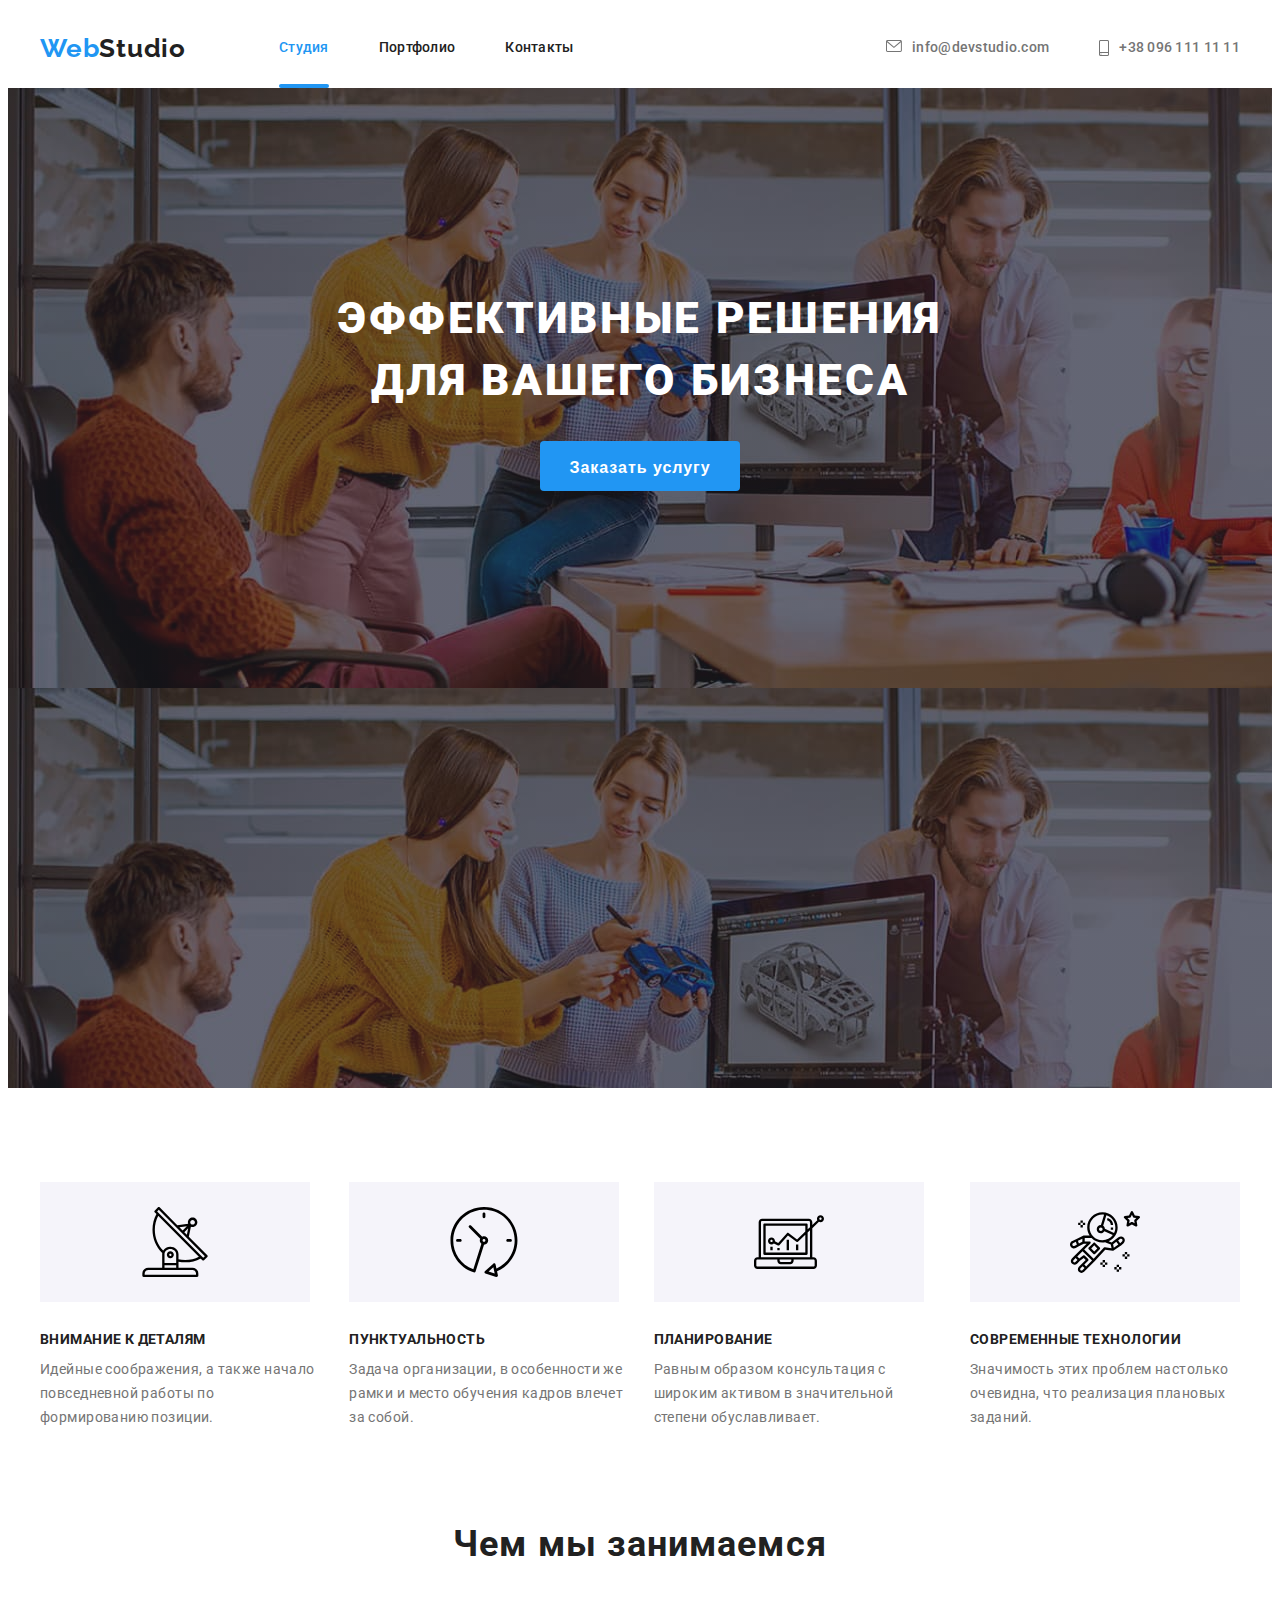
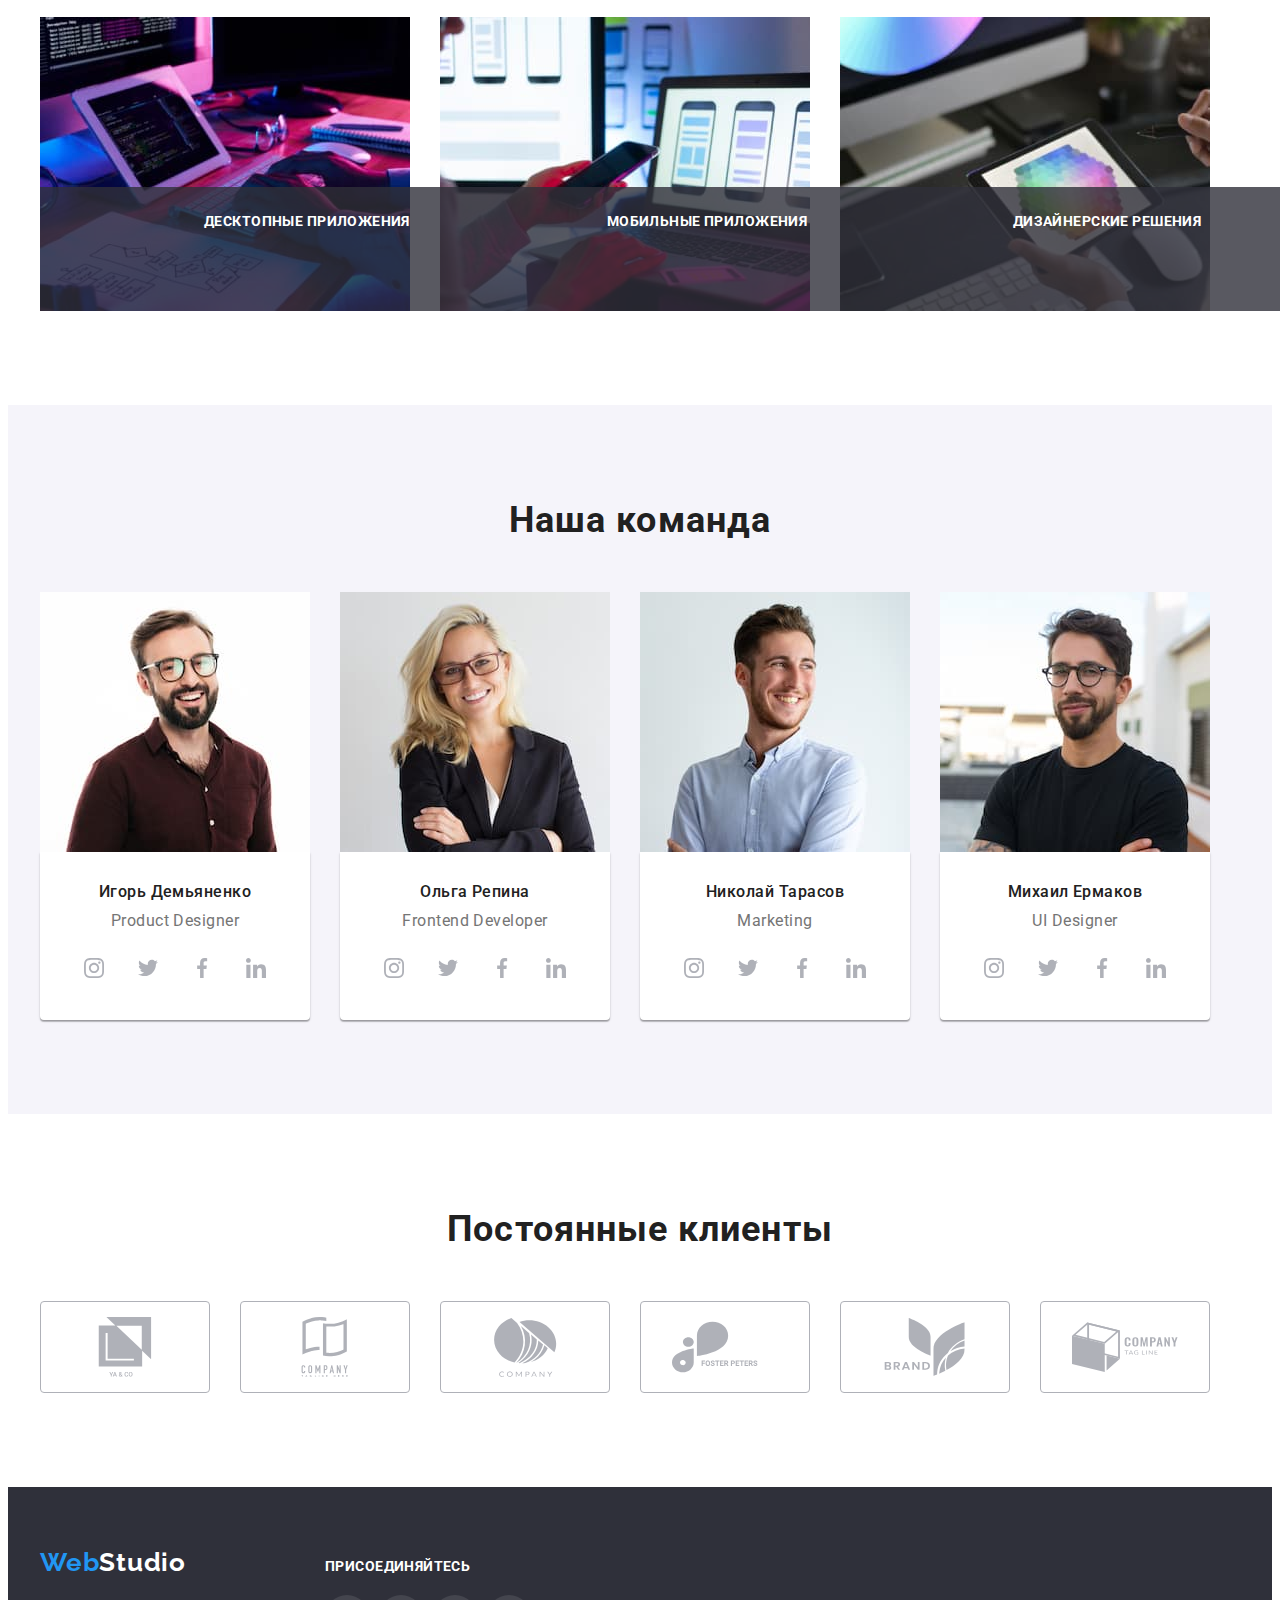
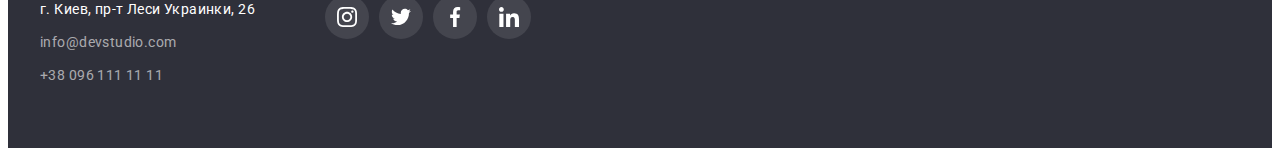
<file: index.html>
<!DOCTYPE html>
<html lang="ru">
  <head>
    <meta charset="UTF-8" />
    <meta http-equiv="X-UA-Compatible" content="IE=edge" />
    <meta name="viewport" content="width=device-width, initial-scale=1.0" />
    <title>Document</title>
    <link rel="preconnect" href="https://fonts.googleapis.com" />
    <link rel="preconnect" href="https://fonts.gstatic.com" crossorigin />
    <link
      href="https://fonts.googleapis.com/css2?family=Raleway:wght@700&family=Roboto:wght@400;500;700;900&display=swap"
      rel="stylesheet"
    />
    <link
      rel="stylesheet"
      href="https://cdnjs.cloudflare.com/ajax/libs/modern-normalize/1.1.0/modern-normalize.min.css"
      integrity="sha512-wpPYUAdjBVSE4KJnH1VR1HeZfpl1ub8YT/NKx4PuQ5NmX2tKuGu6U/JRp5y+Y8XG2tV+wKQpNHVUX03MfMFn9Q=="
      crossorigin="anonymous"
      referrerpolicy="no-referrer"
    />
    <link rel="stylesheet" href="./css/styles.css" />
  </head>
  <body>
    <!-- Шапка страницы -->
    <header class="header">
      <div class="container">
        <nav class="header-navigation">
          <a href="/" class="logo">Web<span class="logo-web">Studio</span></a>
          <!-- Ссылки на другие страницы и разделы текущей страницы -->
          <ul class="header-list">
            <li class="header-item">
              <a class="header-link link-current" href="./index.html">Студия</a>
            </li>

            <li class="header-item">
              <a class="header-link" href="./portfolio.html">Портфолио</a>
            </li>

            <li class="header-item">
              <a class="header-link" href="./contacts.html">Контакты</a>
            </li>
          </ul>
        </nav>

        <!-- Контакты -->
        <ul class="header-right">
          <li class="header-item">
            <a
              class="header-mail"
              href="mailto:info@devstudio.com"
              class="header-link icon link"
            >
              <svg class="icon-header" width="16" height="12">
                <use href="./images/sprite.svg#icon-envelope"></use>
              </svg>
              info@devstudio.com</a
            >
          </li>

          <li class="header-item">
            <a
              class="header-tel"
              href="tel:+380961111111"
              class="header-link icon link"
            >
              <svg class="icon-header" width="10" height="16">
                <use href="./images/sprite.svg#icon-smartphone"></use>
              </svg>
              +38 096 111 11 11</a
            >
          </li>
        </ul>
      </div>
    </header>

    <!-- Герои -->
    <main>
      <section class="hero">
        <div class="container">
          <h1 class="features-title-hero">
            ЭФФЕКТИВНЫЕ РЕШЕНИЯ<br />
            ДЛЯ ВАШЕГО БИЗНЕСА
          </h1>
          <button
            class="filter-button-hero current"
            type="button"
            data-modal-open
          >
            Заказать услугу
          </button>
        </div>
      </section>

      <section class="section section-features">
        <div class="container">
          <h2 class="visually-hidden">Заговолок</h2>
          <ul class="features-list">
            <li class="features-item">
              <div class="icon-features">
                <svg width="70" height="70">
                  <use href="./images/sprite.svg#icon-antenna-1"></use>
                </svg>
              </div>
              <h3 class="features-title">ВНИМАНИЕ К ДЕТАЛЯМ</h3>
              <p class="features-text">
                Идейные соображения, а также начало повседневной работы по
                формированию позиции.
              </p>
            </li>

            <li class="features-item">
              <div class="icon-features">
                <svg width="70" height="70">
                  <use href="./images/sprite.svg#icon-clock-1"></use>
                </svg>
              </div>
              <h3 class="features-title">ПУНКТУАЛЬНОСТЬ</h3>
              <p class="features-text">
                Задача организации, в особенности же рамки и место обучения
                кадров влечет за собой.
              </p>
            </li>

            <li class="features-item">
              <div class="icon-features">
                <svg width="70" height="70">
                  <use href="./images/sprite.svg#icon-diagram-1"></use>
                </svg>
              </div>
              <h3 class="features-title">ПЛАНИРОВАНИЕ</h3>
              <p class="features-text">
                Равным образом консультация с широким активом в значительной
                степени обуславливает.
              </p>
            </li>

            <li class="features-item">
              <div class="icon-features">
                <svg width="70" height="70">
                  <use href="./images/sprite.svg#icon-astronaut-1"></use>
                </svg>
              </div>
              <h3 class="features-title">СОВРЕМЕННЫЕ ТЕХНОЛОГИИ</h3>
              <p class="features-text">
                Значимость этих проблем настолько очевидна, что реализация
                плановых заданий.
              </p>
            </li>
          </ul>
        </div>
      </section>

      <section class="section">
        <div class="container">
          <h2 class="section-title">Чем мы занимаемся</h2>
          <ul class="works">
            <li class="works-item">
              <div class="works-overlay">
                <img
                  src="./images/one.jpg"
                  alt="Человек работает за
                компьютером"
                  width="370"
                  height="294"
                />
                <p class="works-item-text">Десктопные приложения</p>
              </div>
            </li>

            <li class="works-item">
              <div class="works-overlay">
                <img
                  src="./images/two.jpg"
                  alt="Человек работает за
                ноутбуком"
                  width="370"
                  height="294"
                />
                <p class="works-item-text">Мобильные приложения</p>
              </div>
            </li>

            <li class="works-item">
              <div class="works-overlay">
                <img
                  src="./images/three.jpg"
                  alt="Человек работает за
                планшетом"
                  width="370"
                  height="294"
                />
                <p class="works-item-text">Дизайнерские решения</p>
              </div>
            </li>
          </ul>
        </div>
      </section>

      <section class="section team-section">
        <div class="container">
          <h2 class="section-title">Наша команда</h2>
          <ul class="team">
            <li class="team-item">
              <img
                src="./images/four.jpg"
                alt="Игорь Демьяненко"
                width="270"
                height="260"
              />

              <div class="team-members">
                <h3 class="team-title">Игорь Демьяненко</h3>
                <p class="team-description">Product Designer</p>
                <ul class="members-socials socials-list">
                  <li class="socials-item">
                    <a href="" class="socials-link">
                      <svg class="icon-social-networks" width="20" height="20">
                        <use href="./images/sprite.svg#icon-instagram-2"></use>
                      </svg>
                    </a>
                  </li>
                  <li class="socials-item">
                    <a href="" class="socials-link">
                      <svg class="icon-social-networks" width="20" height="20">
                        <use href="./images/sprite.svg#icon-twitter-1"></use>
                      </svg>
                    </a>
                  </li>
                  <li class="socials-item">
                    <a href="" class="socials-link">
                      <svg class="icon-social-networks" width="20" height="20">
                        <use href="./images/sprite.svg#icon-facebook-1"></use>
                      </svg>
                    </a>
                  </li>
                  <li class="socials-item">
                    <a href="" class="socials-link">
                      <svg class="icon-social-networks" width="20" height="20">
                        <use href="./images/sprite.svg#icon-linkedin-1"></use>
                      </svg>
                    </a>
                  </li>
                </ul>
              </div>
            </li>

            <li class="team-item">
              <img
                src="./images/five.jpg"
                alt="Ольга Репина"
                width="270"
                height="260"
              />
              <div class="team-members">
                <h3 class="team-title">Ольга Репина</h3>
                <p class="team-description">Frontend Developer</p>
                <ul class="members-socials socials-list">
                  <li class="socials-item">
                    <a href="" class="socials-link">
                      <svg class="icon-social-networks" width="20" height="20">
                        <use href="./images/sprite.svg#icon-instagram-2"></use>
                      </svg>
                    </a>
                  </li>
                  <li class="socials-item">
                    <a href="" class="socials-link">
                      <svg class="icon-social-networks" width="20" height="20">
                        <use href="./images/sprite.svg#icon-twitter-1"></use>
                      </svg>
                    </a>
                  </li>
                  <li class="socials-item">
                    <a href="" class="socials-link">
                      <svg class="icon-social-networks" width="20" height="20">
                        <use href="./images/sprite.svg#icon-facebook-1"></use>
                      </svg>
                    </a>
                  </li>
                  <li class="socials-item">
                    <a href="" class="socials-link">
                      <svg class="icon-social-networks" width="20" height="20">
                        <use href="./images/sprite.svg#icon-linkedin-1"></use>
                      </svg>
                    </a>
                  </li>
                </ul>
              </div>
            </li>

            <li class="team-item">
              <img
                src="./images/six.jpg"
                alt="Николай Тарасов"
                width="270"
                height="260"
              />
              <div class="team-members">
                <h3 class="team-title">Николай Тарасов</h3>
                <p class="team-description">Marketing</p>
                <ul class="members-socials socials-list">
                  <li class="socials-item">
                    <a href="" class="socials-link">
                      <svg class="icon-social-networks" width="20" height="20">
                        <use href="./images/sprite.svg#icon-instagram-2"></use>
                      </svg>
                    </a>
                  </li>
                  <li class="socials-item">
                    <a href="" class="socials-link">
                      <svg class="icon-social-networks" width="20" height="20">
                        <use href="./images/sprite.svg#icon-twitter-1"></use>
                      </svg>
                    </a>
                  </li>
                  <li class="socials-item">
                    <a href="" class="socials-link">
                      <svg class="icon-social-networks" width="20" height="20">
                        <use href="./images/sprite.svg#icon-facebook-1"></use>
                      </svg>
                    </a>
                  </li>
                  <li class="socials-item">
                    <a href="" class="socials-link">
                      <svg class="icon-social-networks" width="20" height="20">
                        <use href="./images/sprite.svg#icon-linkedin-1"></use>
                      </svg>
                    </a>
                  </li>
                </ul>
              </div>
            </li>

            <li class="team-item">
              <img
                src="./images/seven.jpg"
                alt="Михаил Ермаков"
                width="270"
                height="260"
              />
              <div class="team-members">
                <h3 class="team-title">Михаил Ермаков</h3>
                <p class="team-description">UI Designer</p>
                <ul class="members-socials socials-list">
                  <li class="socials-item">
                    <a href="" class="socials-link">
                      <svg class="icon-social-networks" width="20" height="20">
                        <use href="./images/sprite.svg#icon-instagram-2"></use>
                      </svg>
                    </a>
                  </li>
                  <li class="socials-item">
                    <a href="" class="socials-link">
                      <svg class="icon-social-networks" width="20" height="20">
                        <use href="./images/sprite.svg#icon-twitter-1"></use>
                      </svg>
                    </a>
                  </li>
                  <li class="socials-item">
                    <a href="" class="socials-link">
                      <svg class="icon-social-networks" width="20" height="20">
                        <use href="./images/sprite.svg#icon-facebook-1"></use>
                      </svg>
                    </a>
                  </li>
                  <li class="socials-item">
                    <a href="" class="socials-link">
                      <svg class="icon-social-networks" width="20" height="20">
                        <use href="./images/sprite.svg#icon-linkedin-1"></use>
                      </svg>
                    </a>
                  </li>
                </ul>
              </div>
            </li>
          </ul>
        </div>
      </section>

      <!--Постояные клиенты-->
      <section class="section clients-section">
        <div class="container">
          <h2 class="section-title">Постоянные клиенты</h2>
          <ul class="clients-list clients">
            <li class="clients-item">
              <a href="" class="icon-section-clients">
                <svg class="icon-clients" width="106" height="60">
                  <use href="./images/sprite.svg#icon-group"></use>
                </svg>
              </a>
            </li>
            <li class="clients-item">
              <a href="" class="icon-section-clients">
                <svg class="icon-clients" width="106" height="60">
                  <use href="./images/sprite.svg#icon-group-1"></use>
                </svg>
              </a>
            </li>
            <li class="clients-item">
              <a href="" class="icon-section-clients">
                <svg class="icon-clients" width="106" height="60">
                  <use href="./images/sprite.svg#icon-group-2"></use>
                </svg>
              </a>
            </li>
            <li class="clients-item">
              <a href="" class="icon-section-clients">
                <svg class="icon-clients" width="106" height="60">
                  <use href="./images/sprite.svg#icon-group-3"></use>
                </svg>
              </a>
            </li>
            <li class="clients-item">
              <a href="" class="icon-section-clients">
                <svg class="icon-clients" width="106" height="60">
                  <use href="./images/sprite.svg#icon-group-4"></use>
                </svg>
              </a>
            </li>
            <li class="clients-item">
              <a href="" class="icon-section-clients">
                <svg class="icon-clients" width="106" height="60">
                  <use href="./images/sprite.svg#icon-group-5"></use>
                </svg>
              </a>
            </li>
          </ul>
        </div>
      </section>
    </main>

    <!-- Футер -->
    <footer class="footer">
      <div class="container footer-container">
        <div class="footer-address-contact">
          <a class="logo logo-footer" href="/"
            >Web<span class="footer-logo-web">Studio</span></a
          >
          <address class="footer-address">
            <ul class="footer-list">
              <li class="footer-item">
                <a
                  class="footer-link"
                  href="https://goo.gl/maps/JSbafFqxYZ7qF2d39"
                  target="_blank"
                  rel="noopener noreferrer"
                  >г. Киев, пр-т Леси Украинки, 26</a
                >
              </li>

              <li class="footer-item">
                <a class="footer-mail" href="mailto:info@devstudio.com"
                  >info@devstudio.com</a
                >
              </li>

              <li class="footer-item">
                <a class="footer-tel" href="tel:+380961111111"
                  >+38 096 111 11 11</a
                >
              </li>
            </ul>
          </address>
        </div>

        <div class="footer-address-socials">
          <h3 class="footer-item-socials">Присоединяйтесь</h3>
          <ul class="members-socials socials-list">
            <li class="socials-item-footer">
              <a href="" class="socials-link-footer">
                <svg class="icon-social-networks" width="20" height="20">
                  <use href="./images/sprite.svg#icon-instagram-2"></use>
                </svg>
              </a>
            </li>
            <li class="socials-item-footer">
              <a href="" class="socials-link-footer">
                <svg class="icon-social-networks" width="20" height="20">
                  <use href="./images/sprite.svg#icon-twitter-1"></use>
                </svg>
              </a>
            </li>
            <li class="socials-item-footer">
              <a href="" class="socials-link-footer">
                <svg class="icon-social-networks" width="20" height="20">
                  <use href="./images/sprite.svg#icon-facebook-1"></use>
                </svg>
              </a>
            </li>
            <li class="socials-item-footer">
              <a href="" class="socials-link-footer">
                <svg class="icon-social-networks" width="20" height="20">
                  <use href="./images/sprite.svg#icon-linkedin-1"></use>
                </svg>
              </a>
            </li>
          </ul>
        </div>
      </div>
    </footer>
    <div class="backdrop is-hidden" data-modal>
      <div class="modal">
        <button data-modal-close type="button" class="btn-close">
          <svg class="modal-btn-open" width="11" height="11">
            <use href="./images/sprite.svg#icon-Vector"></use>
          </svg>
        </button>
      </div>
    </div>
    <script src="./js/modal.js"></script>
  </body>
</html>
</file>
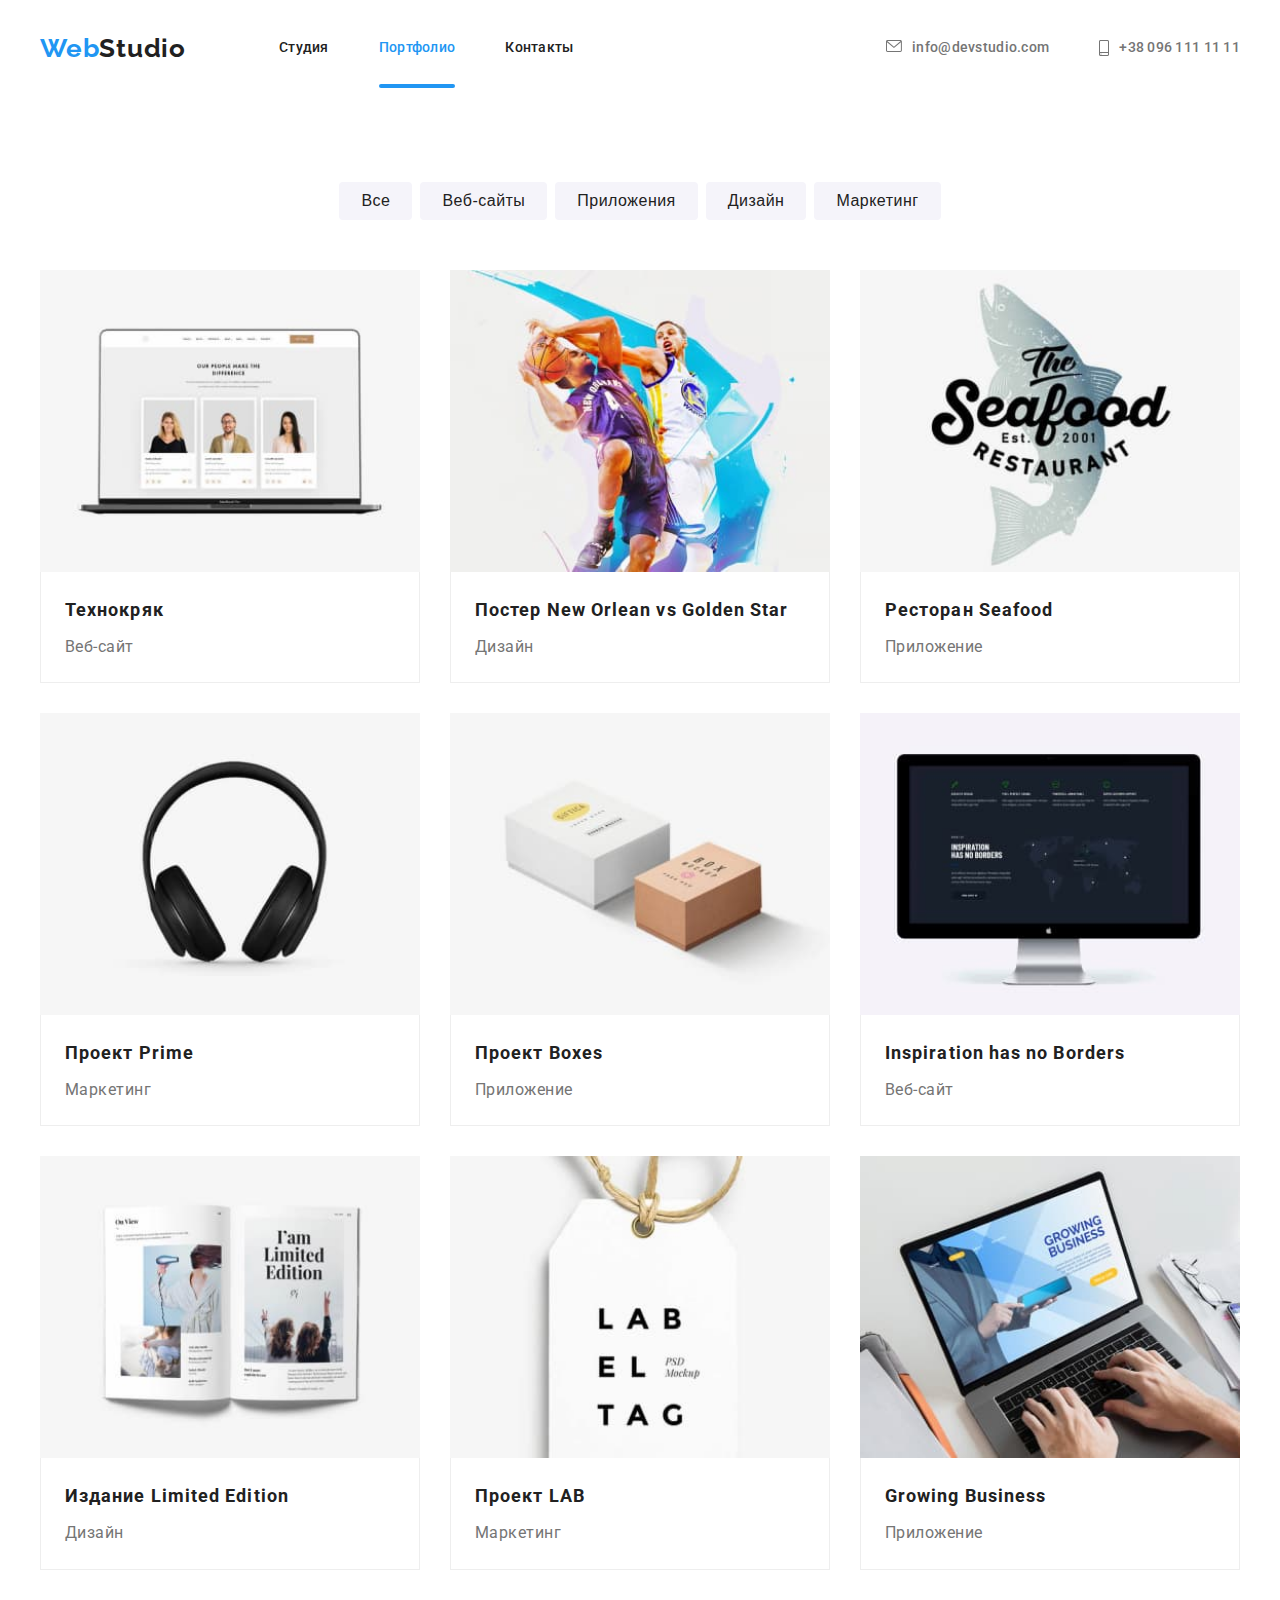
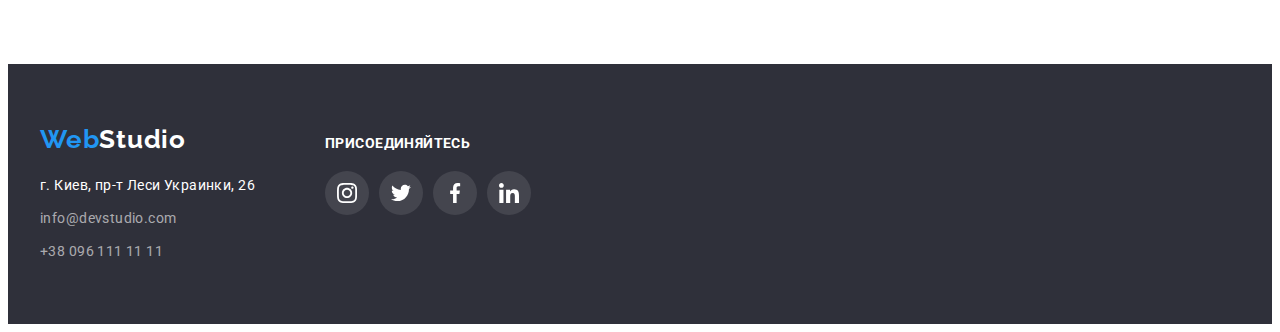
<file: portfolio.html>
<!DOCTYPE html>
<html lang="ru">
  <head>
    <meta charset="UTF-8" />
    <meta http-equiv="X-UA-Compatible" content="IE=edge" />
    <meta name="viewport" content="width=device-width, initial-scale=1.0" />
    <title>Document</title>
    <link rel="preconnect" href="https://fonts.googleapis.com" />
    <link rel="preconnect" href="https://fonts.gstatic.com" crossorigin />
    <link
      href="https://fonts.googleapis.com/css2?family=Raleway:wght@700&family=Roboto:wght@400;500;700;900&display=swap"
      rel="stylesheet"
    />
    <link
      rel="stylesheet"
      href="https://cdnjs.cloudflare.com/ajax/libs/modern-normalize/1.1.0/modern-normalize.min.css"
      integrity="sha512-wpPYUAdjBVSE4KJnH1VR1HeZfpl1ub8YT/NKx4PuQ5NmX2tKuGu6U/JRp5y+Y8XG2tV+wKQpNHVUX03MfMFn9Q=="
      crossorigin="anonymous"
      referrerpolicy="no-referrer"
    />
    <link rel="stylesheet" href="./css/styles.css" />
  </head>
  <body>
    <!-- Шапка страницы -->
    <header class="header">
      <div class="container">
        <nav class="header-navigation">
          <a href="/" class="logo">Web<span class="logo-web">Studio</span></a>

          <!-- Ссылки на другие страницы и разделы текущей страницы -->
          <ul class="header-list">
            <li class="header-item">
              <a class="header-link" href="./index.html">Студия</a>
            </li>

            <li class="header-item">
              <a class="header-link link-current" href="./portfolio.html"
                >Портфолио</a
              >
            </li>

            <li class="header-item">
              <a class="header-link" href="./contacts.html">Контакты</a>
            </li>
          </ul>
        </nav>

        <!-- Контакты -->
        <ul class="header-right">
          <li class="header-item">
            <a
              class="header-mail"
              href="mailto:info@devstudio.com"
              class="header-link icon link"
            >
              <svg class="icon-header" width="16" height="12">
                <use href="./images/sprite.svg#icon-envelope"></use>
              </svg>
              info@devstudio.com</a
            >
          </li>

          <li class="header-item">
            <a
              class="header-tel"
              href="tel:+380961111111"
              class="header-link icon link"
            >
              <svg class="icon-header" width="10" height="16">
                <use href="./images/sprite.svg#icon-smartphone"></use>
              </svg>
              +38 096 111 11 11</a
            >
          </li>
        </ul>
      </div>
    </header>

    <!-- Герои -->
    <main>
      <section class="section">
        <div class="container">
          <h1 class="visually-hidden">Портфолио</h1>
          <ul class="filter">
            <li class="filter-item">
              <button class="filter-button" type="button">Все</button>
            </li>

            <li class="filter-item">
              <button class="filter-button" type="button">Веб-сайты</button>
            </li>

            <li class="filter-item">
              <button class="filter-button" type="button">Приложения</button>
            </li>

            <li class="filter-item">
              <button class="filter-button" type="button">Дизайн</button>
            </li>

            <li class="filter-item">
              <button class="filter-button" type="button">Маркетинг</button>
            </li>
          </ul>

          <ul class="gallery">
            <li class="gallery-item">
              <a href="" class="gallery-link">
                <div class="gallery-overlay">
                  <img
                    src="./images/images2/img1.jpg"
                    alt="На мониторе три фото"
                    width="370"
                    height="294"
                  />
                  <p class="gallery-item-text">
                    Технокряк это современная площадка распространения
                    коронавируса. Компании используют эту платформу для
                    цифрового шпионажа и атак на защищённые сервера конкурентов.
                  </p>
                </div>
                <div class="gallery-projects">
                  <h2 class="gallery-title">Технокряк</h2>
                  <p class="gallery-text">Веб-сайт</p>
                </div>
              </a>
            </li>

            <li class="gallery-item">
              <a href="" class="gallery-link">
                <div class="gallery-overlay">
                  <img
                    src="./images/images2/img2.jpg"
                    alt="На мониторе три фото"
                    width="370"
                    height="294"
                  />
                  <p class="gallery-item-text">
                    Технокряк это современная площадка распространения
                    коронавируса. Компании используют эту платформу для
                    цифрового шпионажа и атак на защищённые сервера конкурентов.
                  </p>
                </div>
                <div class="gallery-projects">
                  <h2 class="gallery-title">
                    Постер New Orlean vs Golden Star
                  </h2>
                  <p class="gallery-text">Дизайн</p>
                </div>
              </a>
            </li>

            <li class="gallery-item">
              <a href="" class="gallery-link">
                <div class="gallery-overlay">
                  <img
                    src="./images/images2/img3.jpg"
                    alt="На мониторе три фото"
                    width="370"
                    height="294"
                  />
                  <p class="gallery-item-text">
                    Технокряк это современная площадка распространения
                    коронавируса. Компании используют эту платформу для
                    цифрового шпионажа и атак на защищённые сервера конкурентов.
                  </p>
                </div>
                <div class="gallery-projects">
                  <h2 class="gallery-title">Ресторан Seafood</h2>
                  <p class="gallery-text">Приложение</p>
                </div>
              </a>
            </li>

            <li class="gallery-item">
              <a href="" class="gallery-link">
                <div class="gallery-overlay">
                  <img
                    src="./images/images2/img4.jpg"
                    alt="На мониторе три фото"
                    width="370"
                    height="294"
                  />
                  <p class="gallery-item-text">
                    Технокряк это современная площадка распространения
                    коронавируса. Компании используют эту платформу для
                    цифрового шпионажа и атак на защищённые сервера конкурентов.
                  </p>
                </div>
                <div class="gallery-projects">
                  <h2 class="gallery-title">Проект Prime</h2>
                  <p class="gallery-text">Маркетинг</p>
                </div>
              </a>
            </li>

            <li class="gallery-item">
              <a href="" class="gallery-link">
                <div class="gallery-overlay">
                  <img
                    src="./images/images2/img5.jpg"
                    alt="На мониторе три фото"
                    width="370"
                    height="294"
                  />
                  <p class="gallery-item-text">
                    Технокряк это современная площадка распространения
                    коронавируса. Компании используют эту платформу для
                    цифрового шпионажа и атак на защищённые сервера конкурентов.
                  </p>
                </div>
                <div class="gallery-projects">
                  <h2 class="gallery-title">Проект Boxes</h2>
                  <p class="gallery-text">Приложение</p>
                </div>
              </a>
            </li>

            <li class="gallery-item">
              <a href="" class="gallery-link">
                <div class="gallery-overlay">
                  <img
                    src="./images/images2/img6.jpg"
                    alt="На мониторе три фото"
                    width="370"
                    height="294"
                  />
                  <p class="gallery-item-text">
                    Технокряк это современная площадка распространения
                    коронавируса. Компании используют эту платформу для
                    цифрового шпионажа и атак на защищённые сервера конкурентов.
                  </p>
                </div>
                <div class="gallery-projects">
                  <h2 class="gallery-title">Inspiration has no Borders</h2>
                  <p class="gallery-text">Веб-сайт</p>
                </div>
              </a>
            </li>

            <li class="gallery-item">
              <a href="" class="gallery-link">
                <div class="gallery-overlay">
                  <img
                    src="./images/images2/img7.jpg"
                    alt="На мониторе три фото"
                    width="370"
                    height="294"
                  />
                  <p class="gallery-item-text">
                    Технокряк это современная площадка распространения
                    коронавируса. Компании используют эту платформу для
                    цифрового шпионажа и атак на защищённые сервера конкурентов.
                  </p>
                </div>
                <div class="gallery-projects">
                  <h2 class="gallery-title">Издание Limited Edition</h2>
                  <p class="gallery-text">Дизайн</p>
                </div>
              </a>
            </li>

            <li class="gallery-item">
              <a href="" class="gallery-link">
                <div class="gallery-overlay">
                  <img
                    src="./images/images2/img8.jpg"
                    alt="На мониторе три фото"
                    width="370"
                    height="294"
                  />
                  <p class="gallery-item-text">
                    Технокряк это современная площадка распространения
                    коронавируса. Компании используют эту платформу для
                    цифрового шпионажа и атак на защищённые сервера конкурентов.
                  </p>
                </div>
                <div class="gallery-projects">
                  <h2 class="gallery-title">Проект LAB</h2>
                  <p class="gallery-text">Маркетинг</p>
                </div>
              </a>
            </li>

            <li class="gallery-item">
              <a href="" class="gallery-link">
                <div class="gallery-overlay">
                  <img
                    src="./images/images2/img9.jpg"
                    alt="На мониторе три фото"
                    width="370"
                    height="294"
                  />
                  <p class="gallery-item-text">
                    Технокряк это современная площадка распространения
                    коронавируса. Компании используют эту платформу для
                    цифрового шпионажа и атак на защищённые сервера конкурентов.
                  </p>
                </div>
                <div class="gallery-projects">
                  <h2 class="gallery-title">Growing Business</h2>
                  <p class="gallery-text">Приложение</p>
                </div>
              </a>
            </li>
          </ul>
        </div>
      </section>
    </main>

    <!-- Футер -->
    <footer class="footer">
      <div class="container footer-container">
        <div class="footer-address-contact">
          <a class="logo logo-footer" href="/"
            >Web<span class="footer-logo-web">Studio</span></a
          >
          <address class="footer-address">
            <ul class="footer-list">
              <li class="footer-item">
                <a
                  class="footer-link"
                  href="https://goo.gl/maps/JSbafFqxYZ7qF2d39"
                  target="_blank"
                  rel="noopener noreferrer"
                  >г. Киев, пр-т Леси Украинки, 26</a
                >
              </li>

              <li class="footer-item">
                <a class="footer-mail" href="mailto:info@devstudio.com"
                  >info@devstudio.com</a
                >
              </li>

              <li class="footer-item">
                <a class="footer-tel" href="tel:+380961111111"
                  >+38 096 111 11 11</a
                >
              </li>
            </ul>
          </address>
        </div>

        <div class="footer-address-socials">
          <h3 class="footer-item-socials">Присоединяйтесь</h3>
          <ul class="members-socials socials-list">
            <li class="socials-item-footer">
              <a href="" class="socials-link-footer">
                <svg class="icon-social-networks" width="20" height="20">
                  <use href="./images/sprite.svg#icon-instagram-2"></use>
                </svg>
              </a>
            </li>
            <li class="socials-item-footer">
              <a href="" class="socials-link-footer">
                <svg class="icon-social-networks" width="20" height="20">
                  <use href="./images/sprite.svg#icon-twitter-1"></use>
                </svg>
              </a>
            </li>
            <li class="socials-item-footer">
              <a href="" class="socials-link-footer">
                <svg class="icon-social-networks" width="20" height="20">
                  <use href="./images/sprite.svg#icon-facebook-1"></use>
                </svg>
              </a>
            </li>
            <li class="socials-item-footer">
              <a href="" class="socials-link-footer">
                <svg class="icon-social-networks" width="20" height="20">
                  <use href="./images/sprite.svg#icon-linkedin-1"></use>
                </svg>
              </a>
            </li>
          </ul>
        </div>
      </div>
    </footer>
  </body>
</html>
</file>
<file: css/styles.css>
:root {
  --main-title-color: #212121;
  --secondary-title-color: #ffffff;
  --main-text-color: #757575;
  --accent-color: #2196f3;
  --bg-hero-gradient: rgba(47, 48, 58, 0.4);
  --light--bgc: #f5f4fa;
  --link-color: #afb1b8;
  --bg-socials-footer: #ffffff1a;
  --footer-bg-color: #2f303a;
  --bg-hero-gradient-1: #c4c4c4;
}

body {
  font-family: Roboto, sans-serif;
  font-style: normal;
}

p,
h1,
h2,
h3,
h4,
h5,
h6 {
  margin-top: 0;
  margin-bottom: 0;
}

ul {
  margin: 0;
  padding: 0;
  list-style: none;
}

a {
  text-decoration: none;
}
/*.list {
  list-style: none;
}

.link {
  text-decoration: none;
}*/

.container {
  width: 1200px;
  padding-left: 15px;
  padding-right: 15px;
  margin: 0 auto;
}
/*outline: 2px solid tomato;*/
.section {
  padding-top: 94px;
  padding-bottom: 94px;
}

.logo {
  margin-right: 93px;
  font-family: Raleway;
  font-weight: 700;
  font-size: 26px;
  line-height: 1.19;
  letter-spacing: 0.03em;
  color: var(--accent-color);
}

.logo-web {
  font-family: Raleway;
  font-weight: 700;
  font-size: 26px;
  line-height: 1.19;
  letter-spacing: 0.03em;
  color: var(--main-title-color);
}

.visually-hidden {
  position: absolute;
  width: 1px;
  height: 1px;
  margin: -1px;
  padding: 0;
  overflow: hidden;
  border: 0;
  clip: rect(0 0 0 0);
}

/*-----------------Header----------------*/

.header {
  background-color: var(--secondary-title-color);
  border-bottom: 1px;
}

.icon-header {
  margin-right: 10px;
  fill: currentColor;
}

.contacts-header .header-link {
  color: var(--main-text-color);
}

.header .container {
  display: flex;
}

.header-list {
  display: flex;
}

.header-navigation {
  display: flex;
  align-items: center;
}

.header-right {
  display: flex;
  align-items: center;
  margin-left: auto;
}

.header-right:not(:last-child) {
  margin-right: 50px;
}

.header-item:not(:last-child) {
  margin-right: 50px;
}

.header-link {
  position: relative;
  display: block;
  font-weight: 500;
  font-size: 14px;
  line-height: 1.14;
  letter-spacing: 0.02em;
  color: var(--main-title-color);
  padding-top: 32px;
  padding-bottom: 32px;
  transition: color 250ms cubic-bezier(0.4, 0, 0.2, 1);
}

.header-link.link-current::after {
  position: absolute;
  bottom: 0;
  content: '';
  display: block;
  width: 100%;
  height: 4px;
  border-radius: 2px;
  background-color: var(--accent-color);
}

.header-list .link-current {
  color: var(--accent-color);
}

.header-link:hover,
.header-link:focus {
  color: var(--accent-color);
}

.header-mail:hover,
.header-mail:focus {
  color: var(--accent-color);
}

.header-tel:hover,
.header-tel:focus {
  color: var(--accent-color);
}

.header-mail {
  display: flex;
  font-weight: 500;
  font-size: 14px;
  line-height: 1.14;
  letter-spacing: 0.02em;
  color: var(--main-text-color);
  padding-top: 32px;
  padding-bottom: 32px;
  transition: color 250ms cubic-bezier(0.4, 0, 0.2, 1);
}

.header-tel {
  display: flex;
  font-weight: 500;
  font-size: 14px;
  line-height: 1.14;
  letter-spacing: 0.02em;
  color: var(--main-text-color);
  padding-top: 32px;
  padding-bottom: 32px;
  transition: color 250ms cubic-bezier(0.4, 0, 0.2, 1);
}

/*-----------------Hero----------------*/

.hero {
  background-color: #2f303a;
  text-align: center;
  padding-top: 200px;
  padding-bottom: 200px;
  max-width: 1600px;
  height: 600px;
  margin-left: auto;
  margin-right: auto;
  background-image: linear-gradient(
      var(--bg-hero-gradient),
      var(--bg-hero-gradient)
    ),
    url('../images/hero.jpg');
}

.features-title-hero {
  display: block;
  font-weight: 900;
  font-size: 44px;
  line-height: 1.4;
  text-align: center;
  letter-spacing: 0.06em;
  text-transform: uppercase;
  color: var(--secondary-title-color);
}

.current {
  color: var(--accent-color);
}

.filter-button-hero {
  display: block;
  margin-left: auto;
  margin-right: auto;
  align-items: center;
  border-radius: 4px;
  margin-top: 30px;
  border-color: transparent;
  cursor: pointer;
  background: var(--accent-color);
  width: 200px;
  height: 50px;
  left: 700px;
  top: 430px;
  padding: 10px 22px 10px 22px;
  font-weight: 700;
  font-size: 16px;
  line-height: 1.9;
  text-align: center;
  letter-spacing: 0.06em;
  color: #ffffff;
  transition: opacity 250ms cubic-bezier(0.4, 0, 0.2, 1),
    visibility 250ms cubic-bezier(0.4, 0, 0.2, 1);
}

.section-features {
  padding-bottom: 0;
}

.features-list {
  display: flex;
}

.features-item:not(:last-child) {
  margin-right: 30px;
}

.features-item {
  display: inline-block;
}

.icon-features {
  display: flex;
  justify-content: center;
  align-items: center;
  width: 270px;
  height: 120px;
  background-color: var(--light--bgc);
  margin-bottom: 30px;
}

.features-title {
  font-weight: 700;
  font-size: 14px;
  line-height: 1.14;
  letter-spacing: 0.03em;
  text-transform: uppercase;
  color: var(--main-title-color);
  margin-bottom: 10px;
}

.features-text {
  font-size: 14px;
  line-height: 1.7;
  letter-spacing: 0.03em;
  color: var(--main-text-color);
}

.works {
  display: flex;
}

.works-item:not(:last-child) {
  margin-right: 30px;
}

.works-item-text {
  font-weight: 700;
  font-size: 14px;
  line-height: 1.1;
  text-align: center;
  letter-spacing: 0.03em;
  text-transform: uppercase;
  position: absolute;
  bottom: 0;
  padding-left: 82px;
  padding-right: 82px;
  padding-top: 27px;
  padding-bottom: 27px;
  height: 70px;
  width: 370px;
  color: #ffffff;
  background-color: rgba(47, 48, 58, 0.8);
}

.works-overlay {
  position: relative;
}

img {
  display: block;
  width: 100%;
  height: auto;
}

.section-title {
  display: block;
  margin-left: auto;
  margin-right: auto;
  margin-bottom: 50px;
  font-weight: 700;
  font-size: 36px;
  line-height: 1.2;
  text-align: center;
  letter-spacing: 0.03em;
  color: var(--main-title-color);
}

.team-item:not(:last-child) {
  margin-right: 30px;
}

.team-section {
  background-color: #f5f4fa;
}
.team {
  display: flex;
}

.team-description {
  margin-bottom: 16px;
}

.socials-item:not(:last-child) {
  margin-right: 10px;
}

.team-members {
  background-color: white;
  padding-top: 30px;
  padding-bottom: 30px;
}

.team-members {
  box-shadow: 0px 1px 3px rgba(0, 0, 0, 0.12), 0px 1px 1px rgba(0, 0, 0, 0.14),
    0px 2px 1px rgba(0, 0, 0, 0.2);
  border-radius: 0px 0px 4px 4px;
  background: #ffffff;
}

.team-title {
  margin-bottom: 10px;
  font-weight: 500;
  font-size: 16px;
  line-height: 1.2;
  text-align: center;
  letter-spacing: 0.03em;
  color: var(--main-title-color);
}

.team-description {
  font-size: 16px;
  line-height: 1.2;
  text-align: center;
  letter-spacing: 0.03em;
  color: var(--main-text-color);
}

.socials-item {
  width: 44px;
  height: 44px;
}

.socials-link {
  fill: var(--link-color);
  width: 100%;
  height: 100%;
  display: flex;
  align-items: center;
  justify-content: center;
  border-radius: 50%;
  background-color: var(--secondary-title-color);
  transition: background-color 250ms cubic-bezier(0.4, 0, 0.2, 1);
}

.icon-social-networks {
  transition: fill 250ms cubic-bezier(0.4, 0, 0.2, 1);
}

.socials-link:hover .icon-social-networks,
.socials-link:focus .icon-social-networks {
  fill: var(--secondary-title-color);
}

.socials-link:hover,
.socials-link:focus {
  background-color: var(--accent-color);
}

.socials-list {
  display: flex;
  justify-content: center;
}

/*-----------------Hero--Portfolio----------------*/

.filter-button {
  font-weight: 500;
  font-size: 16px;
  line-height: 1.6;
  text-align: center;
  letter-spacing: 0.03em;
  color: #212121;
  background: #f5f4fa;
  cursor: pointer;
  border: transparent;
  padding: 6px 22px;
  border-radius: 4px;
  transition: background-color 250ms cubic-bezier(0.4, 0, 0.2, 1),
    color 250ms cubic-bezier(0.4, 0, 0.2, 1),
    box-shadow 250ms cubic-bezier(0.4, 0, 0.2, 1);
}

.filter {
  display: flex;
  justify-content: center;
  margin-bottom: 50px;
}

.filter-item:not(:last-child) {
  margin-right: 8px;
}

.filter-item {
  display: inline-block;
  display: flex;
  align-items: center;
}

.filter-button:hover,
.filter-button:focus {
  color: #ffffff;
  background: var(--accent-color);
  box-shadow: 0px 3px 1px rgba(0, 0, 0, 0.1), 0px 1px 2px rgba(0, 0, 0, 0.08),
    0px 2px 2px rgba(0, 0, 0, 0.12);
  border-radius: 4px;
}

/*.filter-item:hover {
  background: #2196f3;
  box-shadow: 0px 3px 1px rgba(0, 0, 0, 0.1), 0px 1px 2px rgba(0, 0, 0, 0.08),
    0px 2px 2px rgba(0, 0, 0, 0.12);
  border-radius: 4px;
}*/

.gallery-projects {
  padding-top: 20px;
  padding-bottom: 20px;
  padding-left: 24px;
  padding-right: 24px;
}

.gallery {
  margin: -15px;
  display: flex;
  flex-wrap: wrap;
}

.gallery-item {
  flex-basis: calc((100% - 90px) / 3);
  margin: 15px;
}

.gallery-overlay {
  position: relative;
  overflow: hidden;
}

.gallery-item-text {
  font-size: 18px;
  line-height: 1.6;
  letter-spacing: 0.03em;
  position: absolute;
  top: 0;
  left: 0;
  height: 100%;
  padding-left: 24px;
  padding-right: 24px;
  padding-top: 63px;
  padding-bottom: 63px;
  line-height: 1.5;
  overflow: auto;
  color: var(--secondary-title-color);
  background-color: rgba(33, 150, 243, 0.9);
  transform: translateY(100%);
  transition: transform 250ms cubic-bezier(0.4, 0, 0.2, 1),
    background-color 250ms cubic-bezier(0.4, 0, 0.2, 1),
    color 250ms cubic-bezier(0.4, 0, 0.2, 1);
}

.gallery-link:focus .gallery-item-text,
.gallery-link:hover .gallery-item-text {
  transform: translateY(0%);
}

.gallery-link:hover,
.gallery-link:focus {
  display: block;
  box-shadow: 0px 1px 1px rgba(0, 0, 0, 0.12), 0px 4px 4px rgba(0, 0, 0, 0.06),
    1px 4px 6px rgba(0, 0, 0, 0.16);
}

.gallery-link {
  transition: box-shadow 250ms cubic-bezier(0.4, 0, 0.2, 1);
}

.gallery-projects {
  border-bottom: 1px solid #eeeeee;
  border-left: 1px solid #eeeeee;
  border-right: 1px solid #eeeeee;
}

.gallery-title {
  font-weight: 700;
  font-size: 18px;
  line-height: 2;
  letter-spacing: 0.06em;
  color: var(--main-title-color);
  margin-bottom: 4px;
}

.gallery-text {
  font-size: 16px;
  line-height: 1.9;
  letter-spacing: 0.03em;
  color: var(--main-text-color);
}

.clients {
  display: flex;
}

.clients-item:not(:last-child) {
  margin-right: 30px;
}

.clients-item {
  width: 170px;
  height: 92px;
}

.icon-section-clients {
  fill: var(--link-color);
  width: 100%;
  height: 100%;
  display: flex;
  align-items: center;
  justify-content: center;
  border: 1px solid #afb1b8;
  box-sizing: border-box;
  border-radius: 4px;
  transition: fill 250ms cubic-bezier(0.4, 0, 0.2, 1);
}

.icon-section-clients:hover,
.icon-section-clients:focus {
  fill: var(--accent-color);
  border: 1px solid #2196f3;
}

/*-----------------Footer----------------*/

footer {
  display: flex;
  padding: 60px 0;
  background-color: var(--footer-bg-color);
}

.footer-container {
  display: flex;
  align-items: baseline;
}

.footer-address-contact {
  margin-right: 70px;
}

.logo-footer {
  margin-right: 0;
  display: block;
  margin-bottom: 20px;
}

.footer-logo-web {
  font-family: Raleway;
  font-weight: 700;
  font-size: 26px;
  line-height: 1.19;
  letter-spacing: 0.03em;
  color: var(--secondary-title-color);
}

.footer-address {
  font-style: normal;
  align-items: stretch;
  justify-content: space-evenly;
  align-content: center;
  flex-wrap: wrap;
  flex-direction: column;
}

.footer-item:not(:last-child) {
  margin-bottom: 9px;
}

.footer-link {
  font-size: 14px;
  line-height: 1.7;
  letter-spacing: 0.03em;
  color: var(--secondary-title-color);
  display: block;
  transition: color 250ms cubic-bezier(0.4, 0, 0.2, 1);
}

.footer-mail {
  font-size: 14px;
  line-height: 1.7;
  letter-spacing: 0.03em;
  color: rgba(255, 255, 255, 0.6);
  display: block;
  transition: color 250ms cubic-bezier(0.4, 0, 0.2, 1);
}

.footer-tel {
  font-size: 14px;
  line-height: 1.7;
  letter-spacing: 0.03em;
  color: rgba(255, 255, 255, 0.6);
  transition: color 250ms cubic-bezier(0.4, 0, 0.2, 1);
}

.footer-mail:hover,
.footer-mail:focus {
  color: var(--accent-color);
}

.footer-tel:hover,
.footer-tel:focus {
  color: var(--accent-color);
}

.footer-item-socials {
  display: flex;
  margin-bottom: 20px;
  font-weight: 700;
  font-size: 14px;
  line-height: 1.1;
  letter-spacing: 0.03em;
  text-transform: uppercase;
  color: #ffffff;
  align-content: center;
}

.socials-link-footer {
  fill: var(--secondary-title-color);
  width: 100%;
  height: 100%;
  display: flex;
  align-items: center;
  justify-content: center;
  border-radius: 50%;
  background-color: var(--bg-socials-footer);
  transition: background-color 250ms cubic-bezier(0.4, 0, 0.2, 1);
}

.socials-link-footer:hover,
.socials-link-footer:focus {
  background-color: var(--accent-color);
}

.socials-item-footer {
  width: 44px;
  height: 44px;
}

.socials-item-footer:not(:last-child) {
  margin-right: 10px;
}

/*-----------------Modal----------------*/

.backdrop {
  position: fixed;
  height: 100vh;
  width: 100vw;
  background-color: rgba(0, 0, 0, 0.2);
  top: 0;
  transition: opacity 250ms, visibility 250ms cubic-bezier(0.4, 0, 0.2, 1);
}

.modal {
  position: absolute;
  width: 528px;
  min-height: 581px;
  background-color: #ffffff;
  border-radius: 4px;
  left: 50%;
  top: 50%;
  transform: translate(-50%, -50%);
  padding: 40px;
  transition: transform 250ms, opacity 250ms,
    visibility 250ms cubic-bezier(0.4, 0, 0.2, 1);
}

.btn-close {
  width: 30px;
  height: 30px;
  border: 1px solid grey;
  background-color: unset;
  border-radius: 50%;
  position: absolute;
  right: 5px;
  top: 5px;
  transition: opacity 250ms, visibility 250ms cubic-bezier(0.4, 0, 0.2, 1);
}

.backdrop.is-hidden {
  opacity: 0;
  visibility: hidden;
  pointer-events: none;
}
</file>
